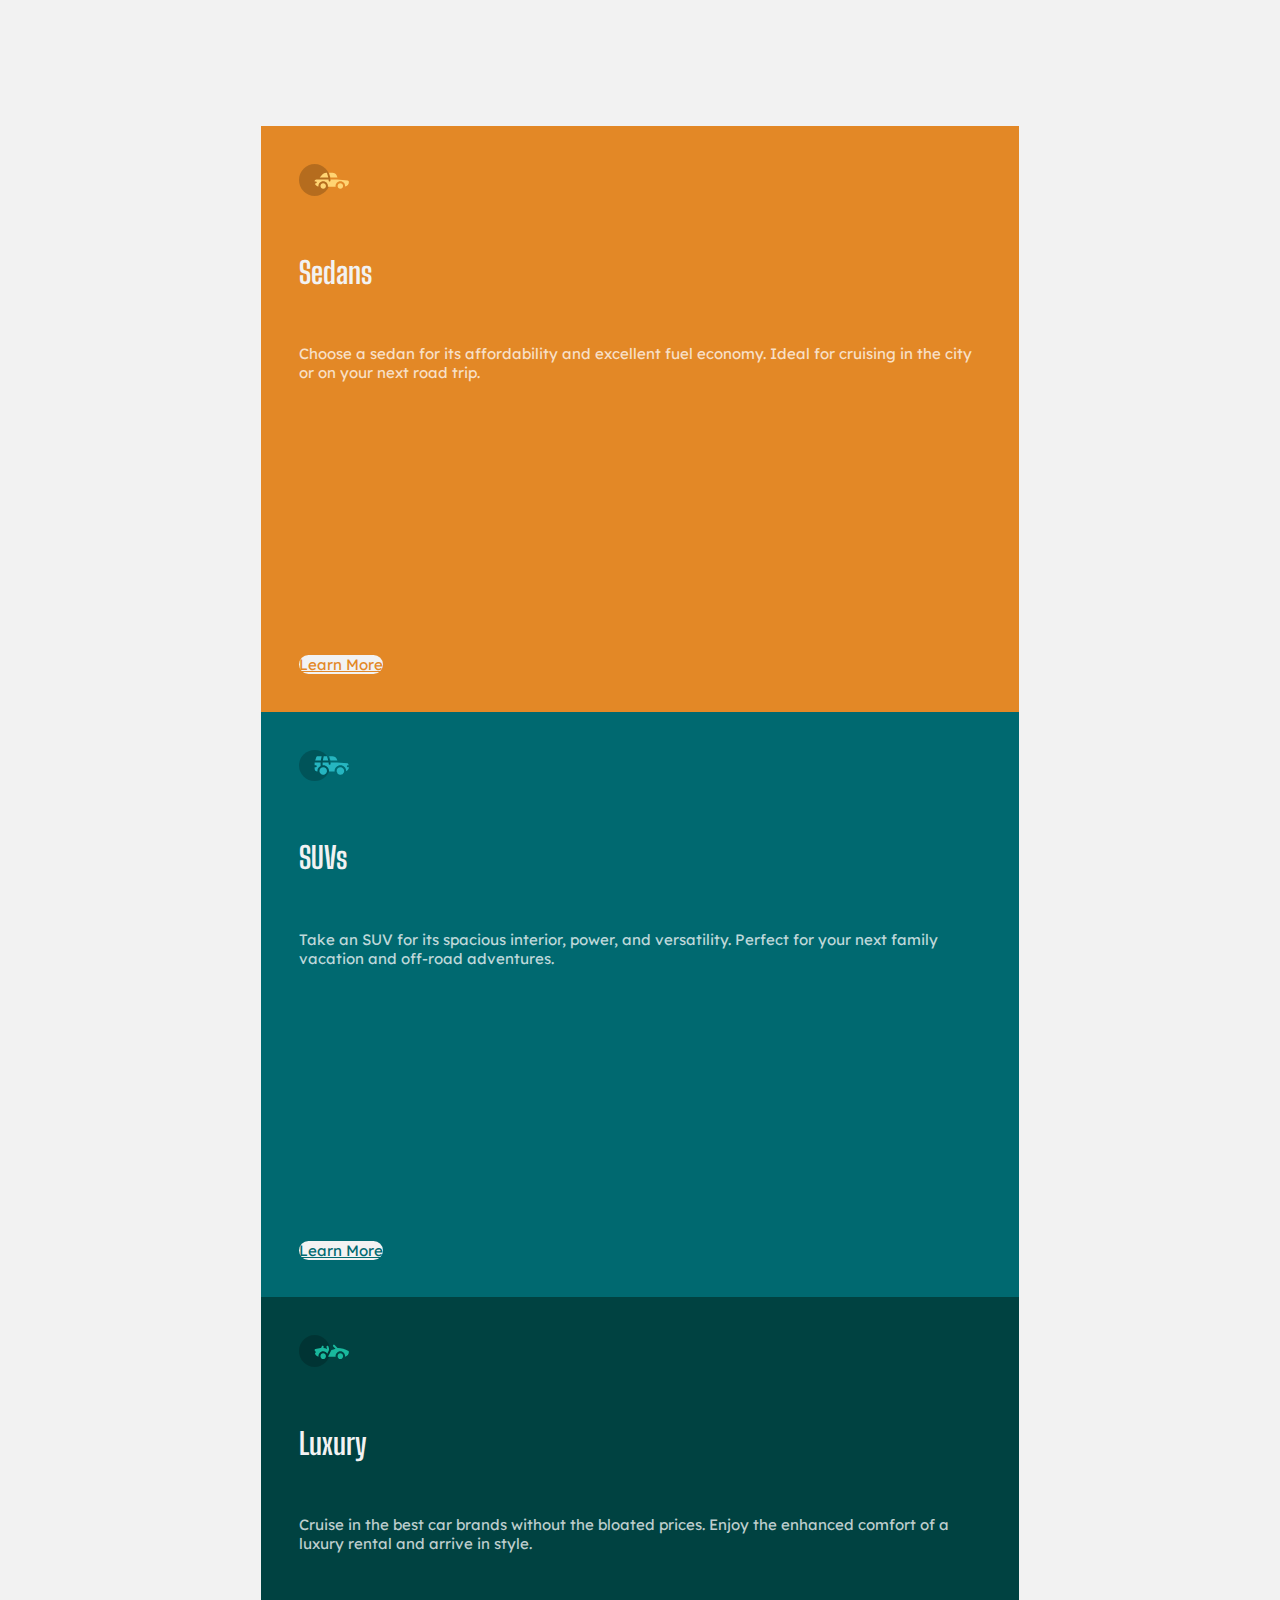
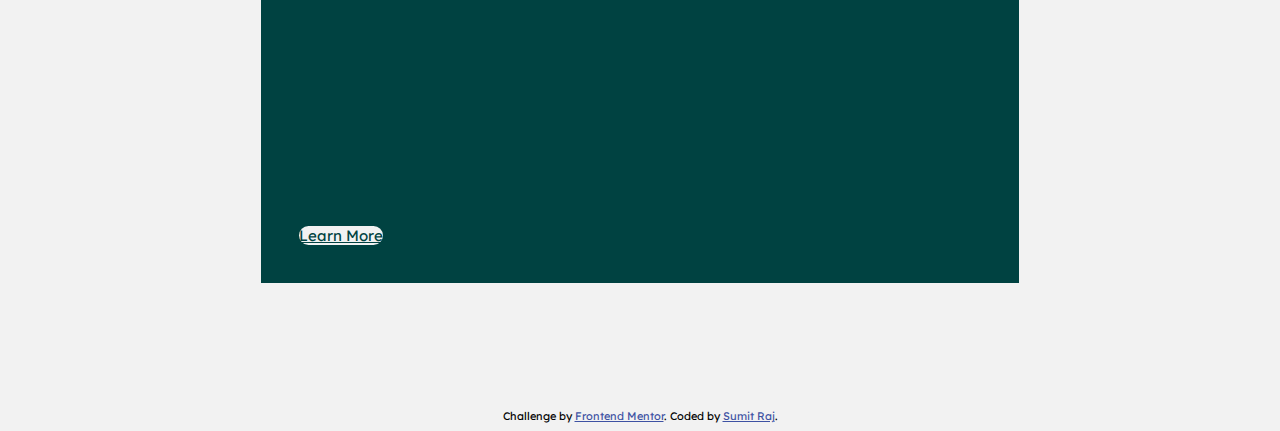
<file: 3-column preview card component/index.html>
<!DOCTYPE html>
<html lang="en">

<head>
  <meta charset="UTF-8">
  <meta name="viewport" content="width=device-width, initial-scale=1.0">
  <!-- displays site properly based on user's device -->

  <link rel="icon" type="image/png" sizes="32x32" href="./images/favicon-32x32.png">

  <title>Frontend Mentor | 3-column preview card component</title>

  <!-- Google Fonts -->
  <link rel="preconnect" href="https://fonts.googleapis.com">
  <link rel="preconnect" href="https://fonts.gstatic.com" crossorigin>
  <link href="https://fonts.googleapis.com/css2?family=Big+Shoulders+Display:wght@700&family=Lexend+Deca&display=swap"
    rel="stylesheet">

  <!-- Bootstrap -->
  <link href="https://cdn.jsdelivr.net/npm/bootstrap@5.0.2/dist/css/bootstrap.min.css" rel="stylesheet"
    integrity="sha384-EVSTQN3/azprG1Anm3QDgpJLIm9Nao0Yz1ztcQTwFspd3yD65VohhpuuCOmLASjC" crossorigin="anonymous">
  <script src="https://cdn.jsdelivr.net/npm/bootstrap@5.0.2/dist/js/bootstrap.bundle.min.js"
    integrity="sha384-MrcW6ZMFYlzcLA8Nl+NtUVF0sA7MsXsP1UyJoMp4YLEuNSfAP+JcXn/tWtIaxVXM"
    crossorigin="anonymous"></script>

  <link rel="stylesheet" href="style.css">
</head>

<body>
  <div class="container-fluid">
    <div class="row">
      <div class="card-group">

        <div class="col-md-4">
          <div class="card h-100 sedans">
            <div class="card-body">
              <img class="card-img" src="images/icon-sedans.svg" alt="Sedans Car Image">
              <h1 class="card-title">Sedans</h1>
              <p class="card-text">
                Choose a sedan for its affordability and excellent fuel economy. Ideal for cruising in the city
                or on your next road trip.
              </p>
              <a href="#" class="btn btn-outline">Learn More</a>
            </div>
          </div>
        </div>

        <div class="col-md-4 ">
          <div class="card h-100 suv">
            <div class="card-body">
              <img class="card-img" src="images/icon-suvs.svg" alt="Sedans Car Image">
              <h1 class="card-title">SUVs</h1>
              <p class="card-text">
                Take an SUV for its spacious interior, power, and versatility. Perfect for your next family vacation
                and off-road adventures.
              </p>
              <a href="#" class="btn btn-outline">Learn More</a>
            </div>
          </div>
        </div>

        <div class="col-md-4 ">
          <div class="card h-100 luxury">
            <div class="card-body">
              <img class="card-img" src="images/icon-luxury.svg" alt="Sedans Car Image">
              <h1 class="card-title">Luxury</h1>
              <p class="card-text">
                Cruise in the best car brands without the bloated prices. Enjoy the enhanced comfort of a luxury
                rental and arrive in style.
              </p>
              <a href="#" class="btn btn-outline">Learn More</a>
            </div>
          </div>
        </div>

      </div>
    </div>
  </div>

  <div class="attribution">
    Challenge by <a href="https://www.frontendmentor.io?ref=challenge" target="_blank">Frontend Mentor</a>.
    Coded by <a href="#">Sumit Raj</a>.
  </div>
</body>

</html>
</file>
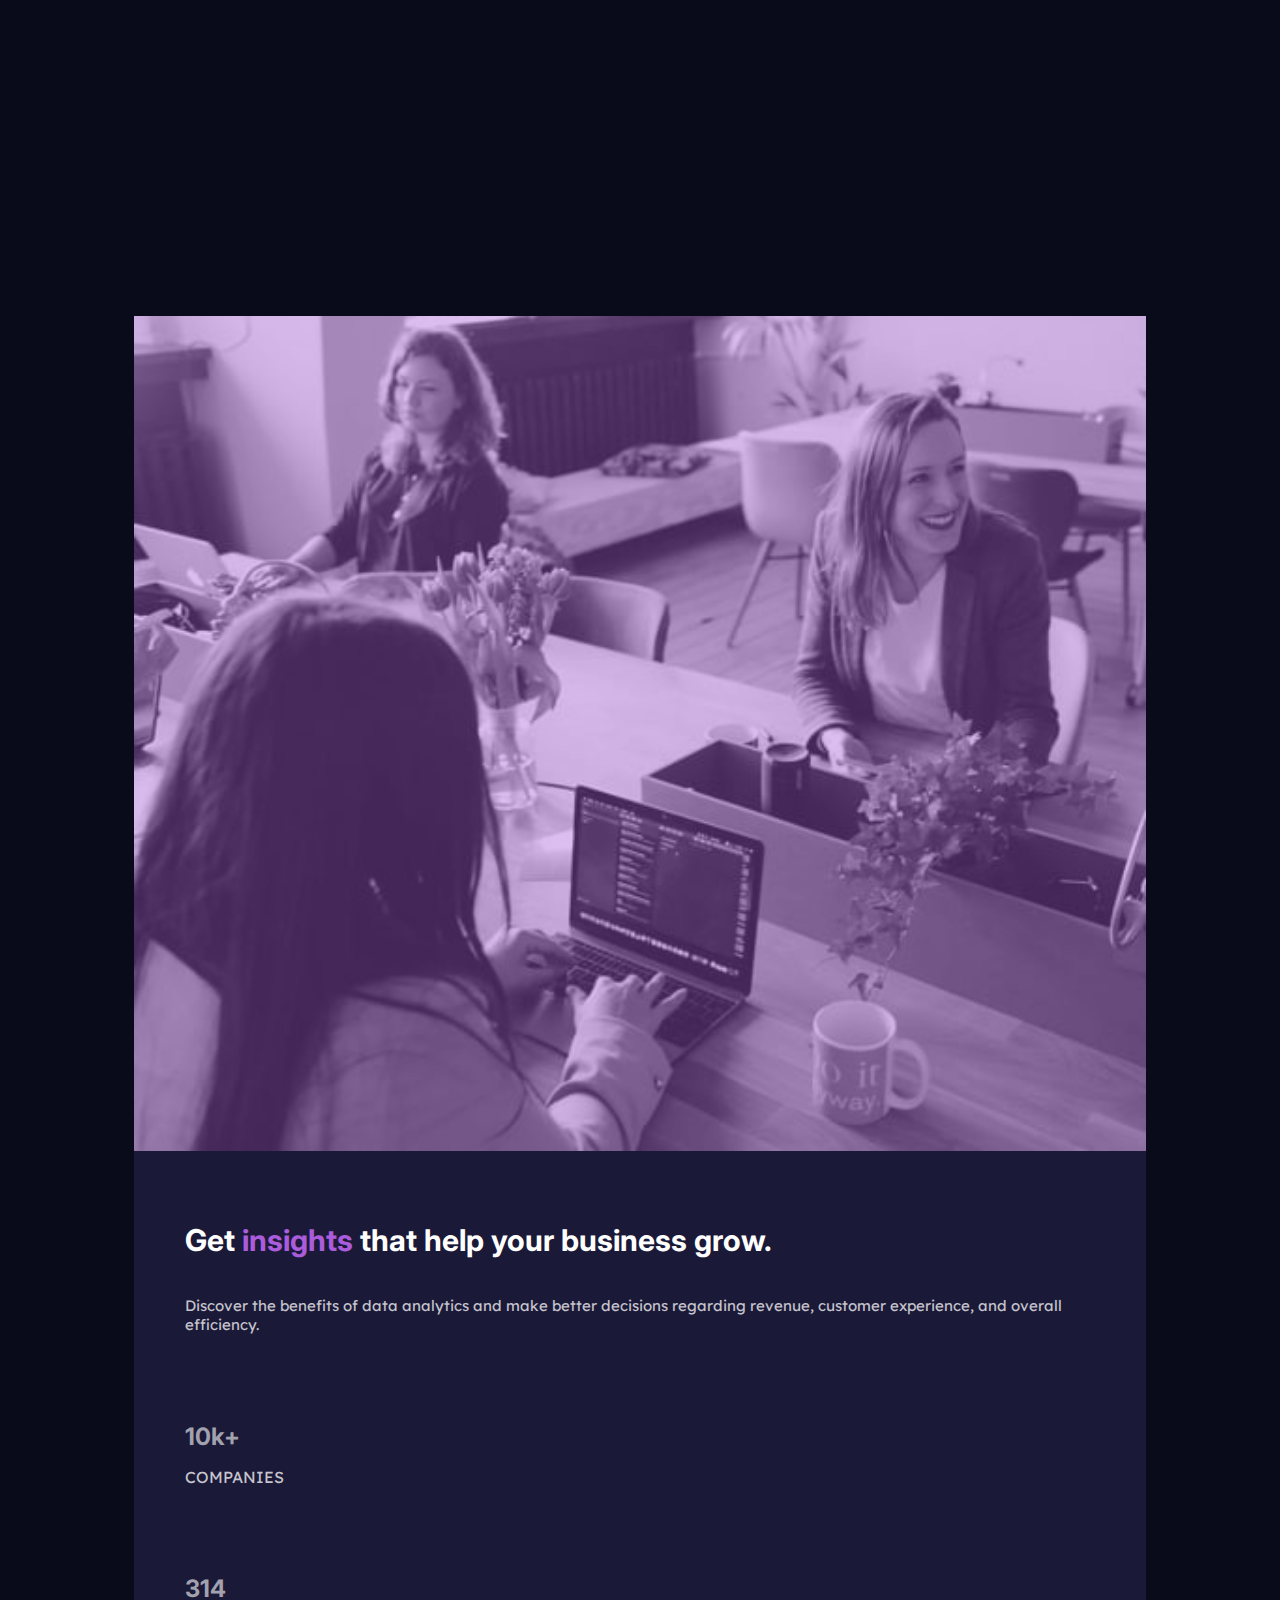
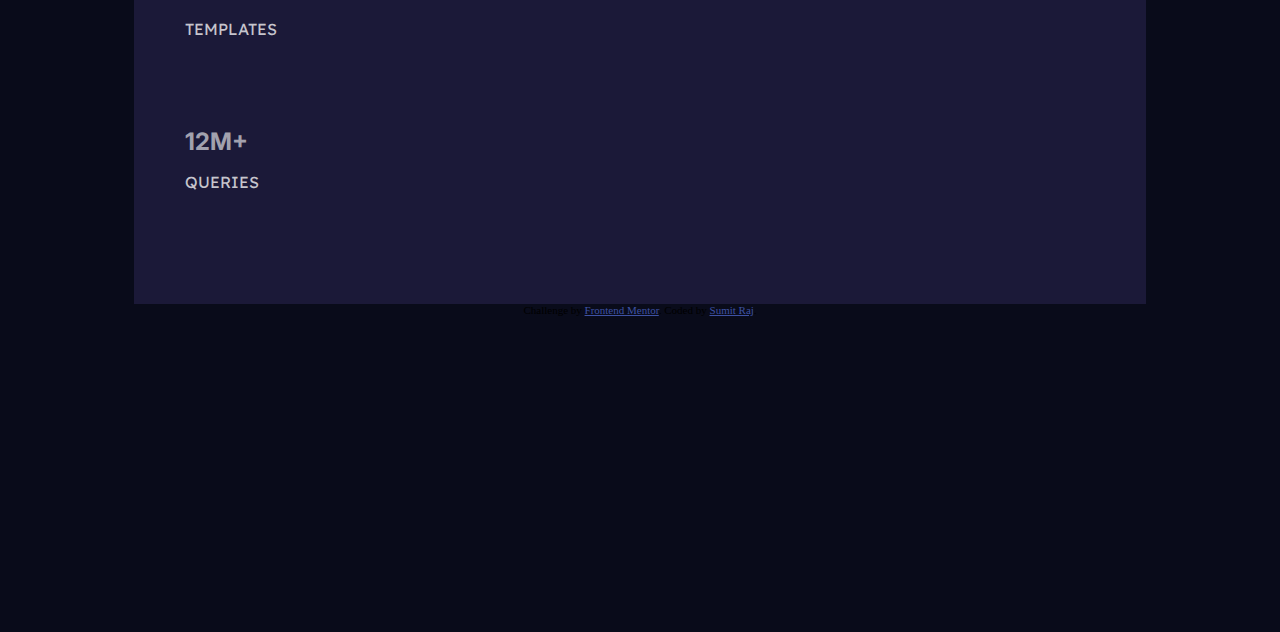
<file: Stats_Preview/index.html>
<!DOCTYPE html>
<html lang="en">

<head>
  <meta charset="UTF-8">
  <meta name="viewport" content="width=device-width, initial-scale=1.0">
  <!-- displays site properly based on user's device -->

  <link rel="icon" type="image/png" sizes="32x32" href="./images/favicon-32x32.png">

  <title>Frontend Mentor | Stats preview card component</title>

  <!-- Bootstrap -->
  <link href="https://cdn.jsdelivr.net/npm/bootstrap@5.0.2/dist/css/bootstrap.min.css" rel="stylesheet"
    integrity="sha384-EVSTQN3/azprG1Anm3QDgpJLIm9Nao0Yz1ztcQTwFspd3yD65VohhpuuCOmLASjC" crossorigin="anonymous">
  <script src="https://cdn.jsdelivr.net/npm/bootstrap@5.0.2/dist/js/bootstrap.bundle.min.js"
    integrity="sha384-MrcW6ZMFYlzcLA8Nl+NtUVF0sA7MsXsP1UyJoMp4YLEuNSfAP+JcXn/tWtIaxVXM"
    crossorigin="anonymous"></script>

  <!-- Google Fonts -->
  <link rel="preconnect" href="https://fonts.googleapis.com">
  <link rel="preconnect" href="https://fonts.gstatic.com" crossorigin>
  <link href="https://fonts.googleapis.com/css2?family=Lexend+Deca&display=swap" rel="stylesheet">

  <link rel="preconnect" href="https://fonts.googleapis.com">
  <link rel="preconnect" href="https://fonts.gstatic.com" crossorigin>
  <link href="https://fonts.googleapis.com/css2?family=Inter:wght@400;700&family=Lexend+Deca&display=swap"
    rel="stylesheet">

  <link rel="stylesheet" href="style.css">
</head>

<body>
  <div class="container text-center text-md-start">
    <div class="row">

      <div class="col-md-6 rounded-md-end no-pad order-md-last overlay">
        <img class="img rounded-md-end" src="images/image-header-desktop.jpg" alt="img-header">
      </div>


      <div class="col-md-6 text rounded-md-start order-md-first">
        <h1>Get <span class="insight-color"> insights </span>that help your business grow.</h1>

        <p>Discover the benefits of data analytics and make better decisions regarding revenue, customer
          experience, and overall efficiency.</p>
        <div class="row">
          <div class="col-md-4">
            <div>
              <p class="stat-data">10k+</p>
              <p class="stat-desc">COMPANIES</p>
            </div>
          </div>

          <div class="col-md-4">
            <div>
              <p class="stat-data">314</p>
              <p class="stat-desc">TEMPLATES</p>
            </div>
          </div>

          <div class="col-md-4">
            <div>
              <p class="stat-data">12M+</p>
              <p class="stat-desc">QUERIES</p>
            </div>
          </div>
        </div>
      </div>
    </div>
    <div class="attribution">
      Challenge by <a href="https://www.frontendmentor.io?ref=challenge" target="_blank">Frontend Mentor</a>.
      Coded by <a href="#">Sumit Raj</a>.

    </div>
  </div>
</body>

</html>
</file>
<file: 3-column preview card component/style.css>
body{
    font-size: 15px;
    background-color: hsl(0, 0%, 95%);
    font-family: 'Lexend Deca', sans-serif;
    font-weight: 400;
}

.row{
    margin:10% 20%;
}

/* Card  */
.card{
    padding: 5%;
    border-radius: 0px;
}

/* Card Body */
.card-img{
    width: 50px;;
}

h1{
    color:hsl(0, 0%, 95%);
    font-family: 'Big Shoulders Display', cursive;
    font-weight: 700;
    padding: 5% 0;
}

p{
    color:hsla(0, 0%, 100%, 0.75);
    margin-bottom: 40%;
    
}

/* Card Background */
.sedans{
    background-color: hsl(31, 77%, 52%);
}

.suv{
    background-color: hsl(184, 100%, 22%);
}

.luxury{
    background-color: hsl(179, 100%, 13%);
}

/* Buttons */
.btn{
    border-radius: 40px;
    border-color: hsl(0, 0%, 95%);
    background-color: hsl(0, 0%, 95%);
}
.sedans .btn-outline{
    color:hsl(31, 77%, 52%);
}

.sedans .btn-outline:hover{
    background-color: hsl(31, 77%, 52%);
    color:hsl(0, 0%, 95%);
}

.suv .btn-outline{
    color:hsl(184, 100%, 22%);
}

.suv .btn-outline:hover{
    background-color: hsl(184, 100%, 22%);
    color:hsl(0, 0%, 95%);
}

.luxury .btn-outline{
    color:hsl(179, 100%, 13%); 
}

.luxury .btn-outline:hover{
    background-color: hsl(179, 100%, 13%);
    color:hsl(0, 0%, 95%);
}

/* Attribution */
.attribution {
    font-size: 11px;
    text-align: center;
  }
  .attribution a {
    color: hsl(228, 45%, 44%);
  }
</file>
<file: Stats_Preview/style.css>
.attribution { font-size: 11px; text-align: center; }
.attribution a { color: hsl(228, 45%, 44%); }

body{
    background-color: #090b1a;
    Font-size: 15px;
}

.container{
    margin:15% auto;
    padding: 10%;
}

/* Image Section */
.img{
    margin-left: 0;
    width:100%;
    height: 100%;
    padding: 0;
}
.no-pad{
    padding-left: 0;
    padding-right: 0;
}

.overlay{
    position: relative;
    display: flex;
    justify-content: center;
    align-items: center;
}

.overlay:before {
    content: "";
    display: block;
    position: absolute;
    top: 0;
    bottom: 0;
    left: 0;
    right: 0;
    background: hsl(277, 64%, 61%);
    opacity: 40%;
  }

/* Text Section */
.text{
    background-color: hsl(244, 38%, 16%);
    margin-right: 0;
    padding: 5%;
}

h1{
    color:hsl(0, 0%, 100%);
    font-family: 'Inter', sans-serif;
    font-weight: 700;
}

.insight-color{
    color:hsl(277, 64%, 61%);
}

p{
    color:hsla(0, 0%, 100%, 0.75);
    font-family: 'Lexend Deca', sans-serif;
    font-weight: 400;
    padding: 2% 0 5%;
    
}

/* Stat Section */
.stat-data{
    color:hsla(0, 0%, 100%, 0.6);
    font-family: 'Inter', sans-serif;
    font-weight: 700;
    margin-bottom: 0px;
    padding-bottom: 0px;
    font-size: 1.5rem;
}

.stat-desc{
    color:hsla(0, 0%, 100%, 0.75);
    font-family: 'Lexend Deca', sans-serif;
    font-weight: 400;
    padding-top: 0px;
    font-size: 1rem;
}
</file>
